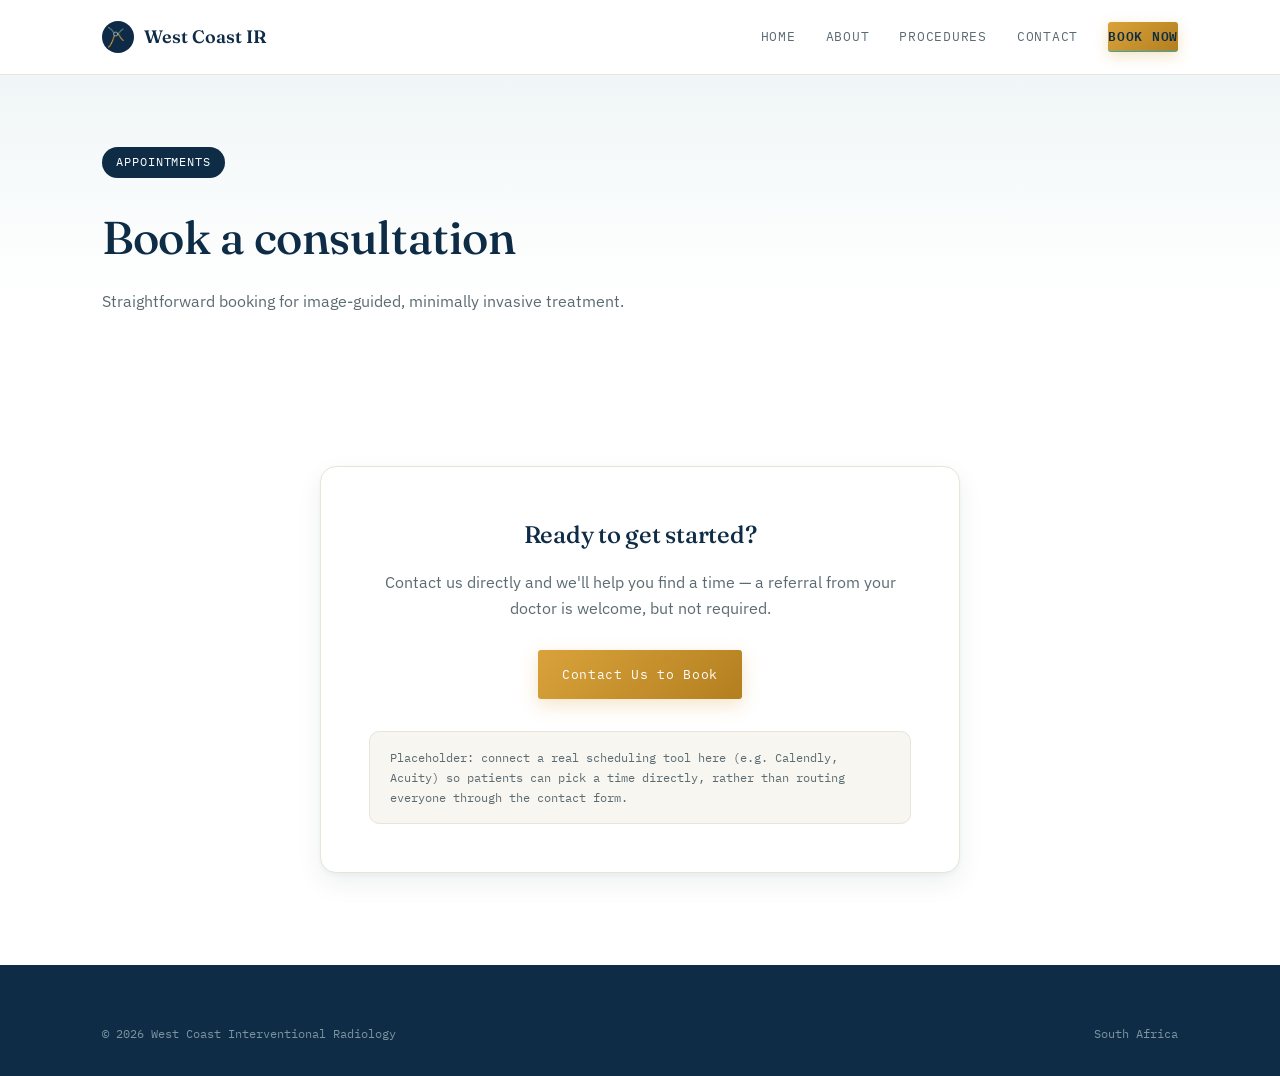
<file: appointments.html>
<!DOCTYPE html>
<html lang="en">
<head>
<meta charset="UTF-8">
<meta name="viewport" content="width=device-width, initial-scale=1.0">
<title>Book an Appointment | West Coast IR</title>
<meta name="description" content="Schedule a consultation for image-guided, minimally invasive treatment across South Africa.">
<link rel="icon" href="logo-mark.png">
<link rel="preconnect" href="https://fonts.googleapis.com">
<link rel="preconnect" href="https://fonts.gstatic.com" crossorigin>
<link href="https://fonts.googleapis.com/css2?family=Fraunces:opsz,wght@9..144,400;9..144,500;9..144,600&family=IBM+Plex+Sans:wght@400;500;600&family=IBM+Plex+Mono:wght@400;500&display=swap" rel="stylesheet">
<link rel="stylesheet" href="styles.css">
<style>
  .booking-card{ max-width:640px; margin:0 auto; padding:48px; text-align:center; }
  .booking-card h2{ color:var(--navy); }
  .booking-card p{ color:#5C6B72; font-size:16px; margin-bottom:28px; }
  .booking-note{ font-family:'IBM Plex Mono', monospace; font-size:12px; color:#5C6B72; background:var(--paper-2); padding:16px 20px; border-radius:10px; margin-top:32px; text-align:left; border:1px solid var(--line); }
</style>
</head>
<body>

<nav>
  <div class="wrap">
    <a class="nav-brand" href="index.html"><span class="mark"><img src="logo-mark.png" alt="West Coast IR logo"></span> West Coast IR</a>
    <button class="nav-toggle" onclick="document.querySelector('.nav-links').classList.toggle('open')">MENU</button>
    <div class="nav-links">
      <a href="index.html">Home</a>
      <a href="about.html">About</a>
      <a href="procedures.html">Procedures</a>
      <a href="contact.html">Contact</a>
      <a href="appointments.html" class="nav-cta current">Book Now</a>
    </div>
  </div>
</nav>

<header class="page-hero">
  <div class="wrap">
    <span class="badge reveal">Appointments</span>
    <h1 class="reveal">Book a consultation</h1>
    <p class="reveal">Straightforward booking for image-guided, minimally invasive treatment.</p>
  </div>
</header>

<section>
  <div class="wrap">
    <div class="booking-card card reveal">
      <h2 style="font-size:24px; margin-bottom:14px;">Ready to get started?</h2>
      <p>Contact us directly and we'll help you find a time — a referral from your doctor is welcome, but not required.</p>
      <a href="contact.html" class="btn btn-primary">Contact Us to Book</a>
      <div class="booking-note">
        Placeholder: connect a real scheduling tool here (e.g. Calendly, Acuity) so patients can pick a time directly, rather than routing everyone through the contact form.
      </div>
    </div>
  </div>
</section>

<footer>
  <div class="wrap">
    <div class="foot-bottom" style="border-top:none; padding-top:0;">
      <span>© 2026 West Coast Interventional Radiology</span>
      <span>South Africa</span>
    </div>
  </div>
</footer>

<script>
  (function(){
    var els = document.querySelectorAll('.reveal, .reveal-group');
    var io = new IntersectionObserver(function(entries){
      entries.forEach(function(entry){
        if(entry.isIntersecting){ entry.target.classList.add('is-visible'); io.unobserve(entry.target); }
      });
    }, { threshold:0.1, rootMargin:'0px 0px -40px 0px' });
    els.forEach(function(el){ io.observe(el); });
  })();
</script>
</body>
</html>
</file>
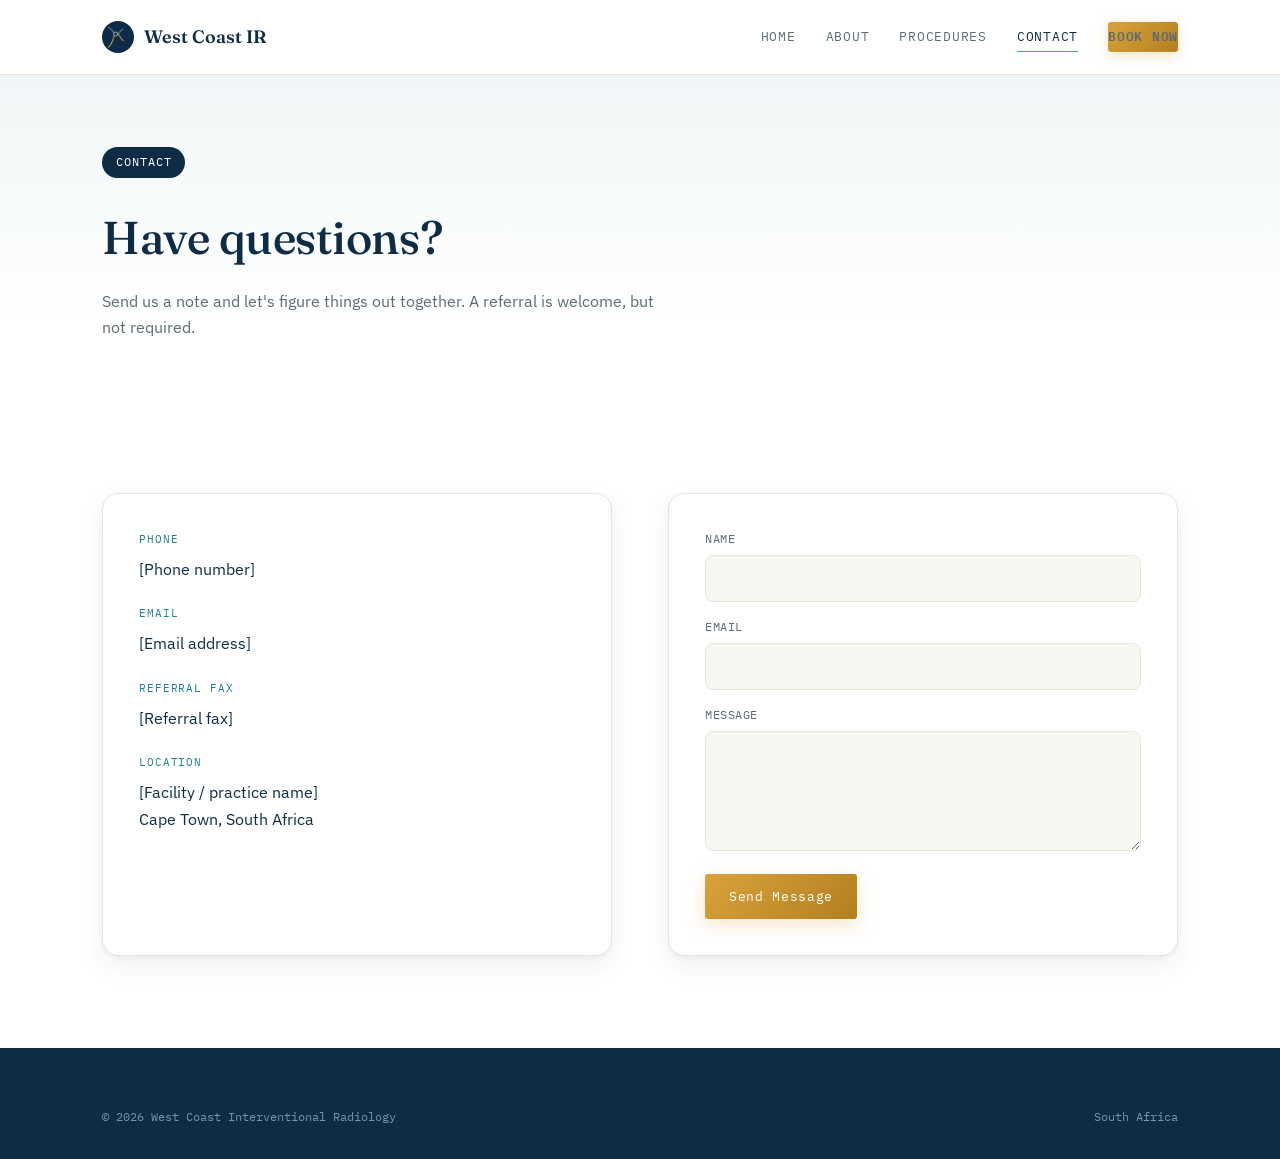
<file: contact.html>
<!DOCTYPE html>
<html lang="en">
<head>
<meta charset="UTF-8">
<meta name="viewport" content="width=device-width, initial-scale=1.0">
<title>Contact Us | West Coast IR</title>
<meta name="description" content="Get in touch to ask whether minimally invasive treatment could help you. A doctor's referral is welcome but not required.">
<link rel="icon" href="logo-mark.png">
<link rel="preconnect" href="https://fonts.googleapis.com">
<link rel="preconnect" href="https://fonts.gstatic.com" crossorigin>
<link href="https://fonts.googleapis.com/css2?family=Fraunces:opsz,wght@9..144,400;9..144,500;9..144,600&family=IBM+Plex+Sans:wght@400;500;600&family=IBM+Plex+Mono:wght@400;500&display=swap" rel="stylesheet">
<link rel="stylesheet" href="styles.css">
<style>
  .contact-grid{ display:grid; grid-template-columns:1fr 1fr; gap:56px; }
  @media (max-width:820px){ .contact-grid{ grid-template-columns:1fr; } }
  .info-card{ padding:36px; }
  .info-card .label{ font-family:'IBM Plex Mono', monospace; font-size:11px; letter-spacing:0.08em; text-transform:uppercase; color:var(--teal-deep); margin-bottom:8px; }
  .info-card .item{ font-size:16px; margin-bottom:22px; color:var(--navy); }
  .info-card .item:last-child{ margin-bottom:0; }
  form{ display:flex; flex-direction:column; gap:16px; }
  form label{ font-family:'IBM Plex Mono', monospace; font-size:11.5px; letter-spacing:0.05em; text-transform:uppercase; color:#5C6B72; margin-bottom:6px; display:block; }
  form input, form textarea{ width:100%; padding:13px 14px; border-radius:8px; border:1px solid var(--line); font-family:'IBM Plex Sans', sans-serif; font-size:15px; background:var(--paper-2); }
  form input:focus, form textarea:focus{ outline:2px solid var(--teal); border-color:transparent; }
  form textarea{ min-height:120px; resize:vertical; }
  form button{ align-self:flex-start; border:none; cursor:pointer; }
</style>
</head>
<body>

<nav>
  <div class="wrap">
    <a class="nav-brand" href="index.html"><span class="mark"><img src="logo-mark.png" alt="West Coast IR logo"></span> West Coast IR</a>
    <button class="nav-toggle" onclick="document.querySelector('.nav-links').classList.toggle('open')">MENU</button>
    <div class="nav-links">
      <a href="index.html">Home</a>
      <a href="about.html">About</a>
      <a href="procedures.html">Procedures</a>
      <a href="contact.html" class="current">Contact</a>
      <a href="appointments.html" class="nav-cta">Book Now</a>
    </div>
  </div>
</nav>

<header class="page-hero">
  <div class="wrap">
    <span class="badge reveal">Contact</span>
    <h1 class="reveal">Have questions?</h1>
    <p class="reveal">Send us a note and let's figure things out together. A referral is welcome, but not required.</p>
  </div>
</header>

<section>
  <div class="wrap contact-grid">
    <div class="info-card card reveal">
      <div class="label">Phone</div>
      <div class="item">[Phone number]</div>
      <div class="label">Email</div>
      <div class="item">[Email address]</div>
      <div class="label">Referral fax</div>
      <div class="item">[Referral fax]</div>
      <div class="label">Location</div>
      <div class="item">[Facility / practice name]<br>Cape Town, South Africa</div>
    </div>
    <form class="card reveal" style="padding:36px;" onsubmit="event.preventDefault(); alert('This form is a design placeholder — connect it to a real form service (e.g. Formspree) before going live.');">
      <div>
        <label for="name">Name</label>
        <input id="name" type="text" required>
      </div>
      <div>
        <label for="email">Email</label>
        <input id="email" type="email" required>
      </div>
      <div>
        <label for="message">Message</label>
        <textarea id="message" required></textarea>
      </div>
      <button type="submit" class="btn btn-primary">Send Message</button>
    </form>
  </div>
</section>

<footer>
  <div class="wrap">
    <div class="foot-bottom" style="border-top:none; padding-top:0;">
      <span>© 2026 West Coast Interventional Radiology</span>
      <span>South Africa</span>
    </div>
  </div>
</footer>

<script>
  (function(){
    var els = document.querySelectorAll('.reveal, .reveal-group');
    var io = new IntersectionObserver(function(entries){
      entries.forEach(function(entry){
        if(entry.isIntersecting){ entry.target.classList.add('is-visible'); io.unobserve(entry.target); }
      });
    }, { threshold:0.1, rootMargin:'0px 0px -40px 0px' });
    els.forEach(function(el){ io.observe(el); });
  })();
</script>
</body>
</html>
</file>
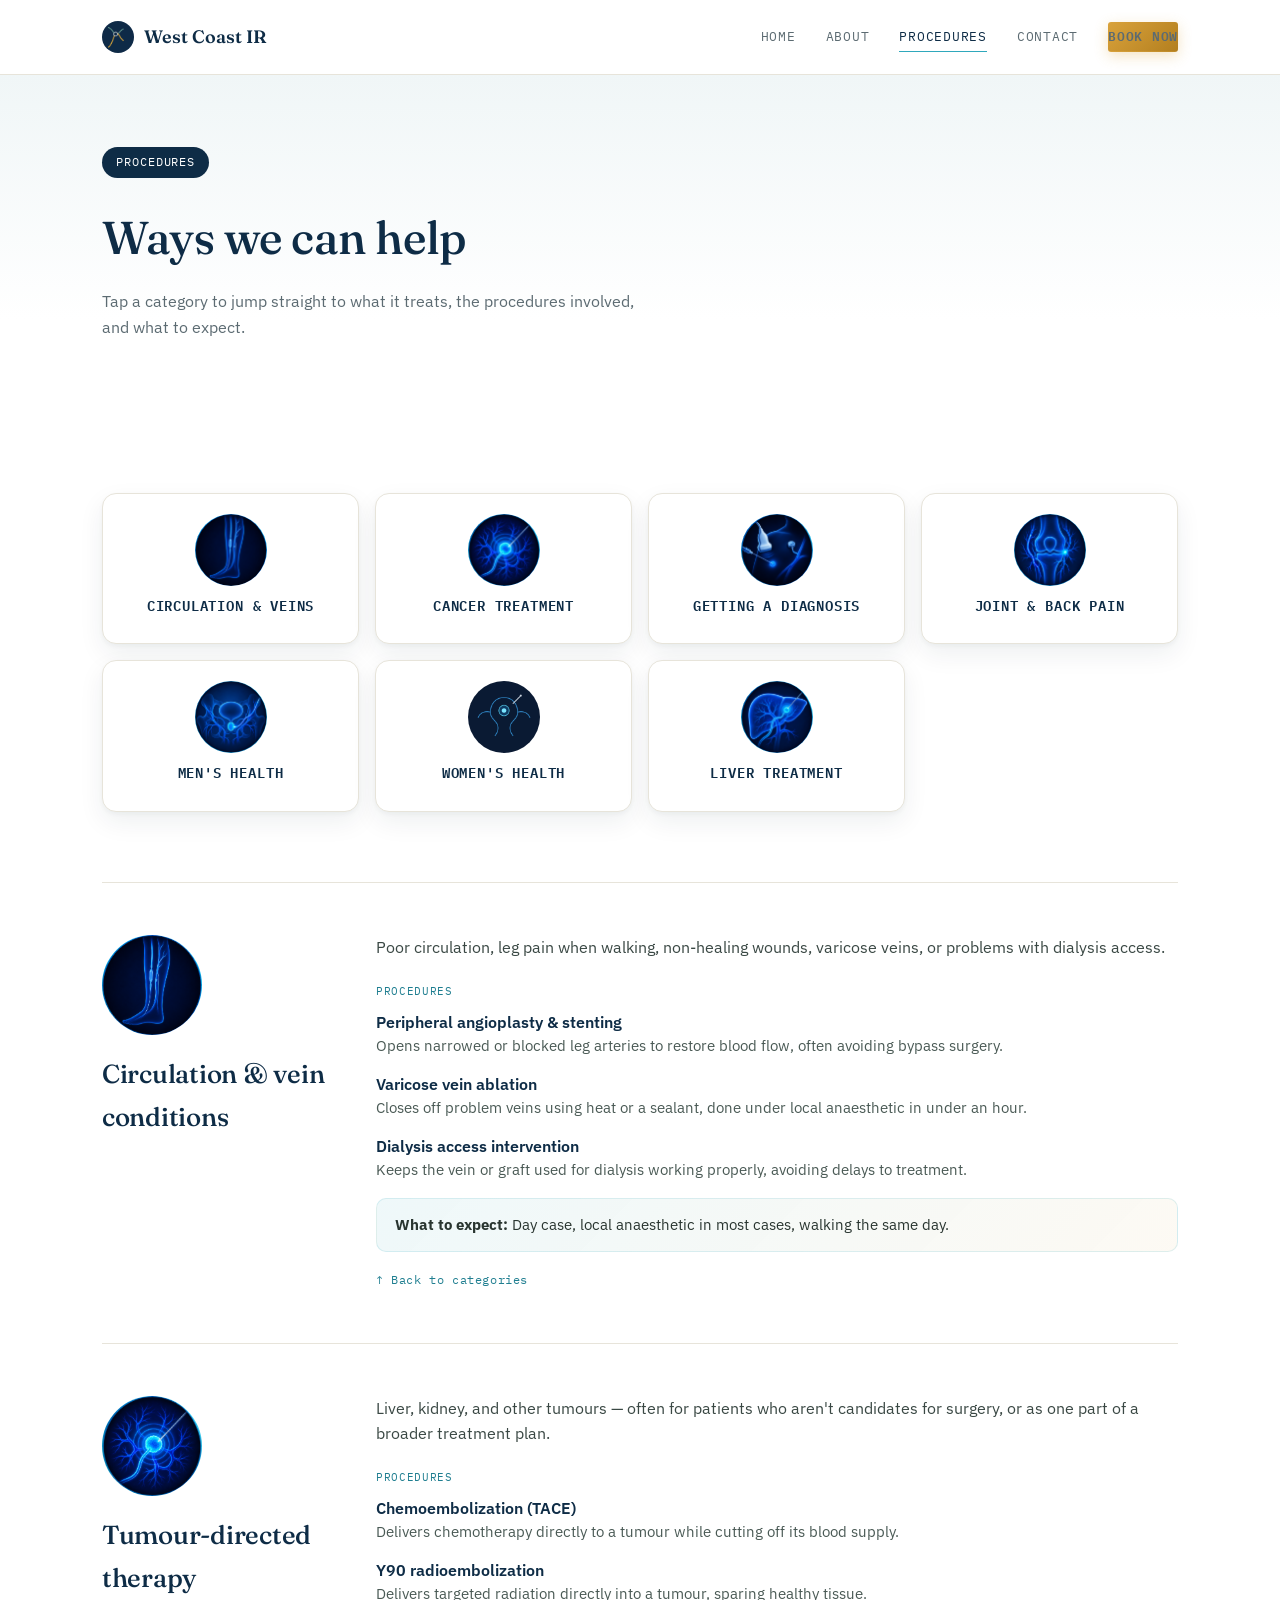
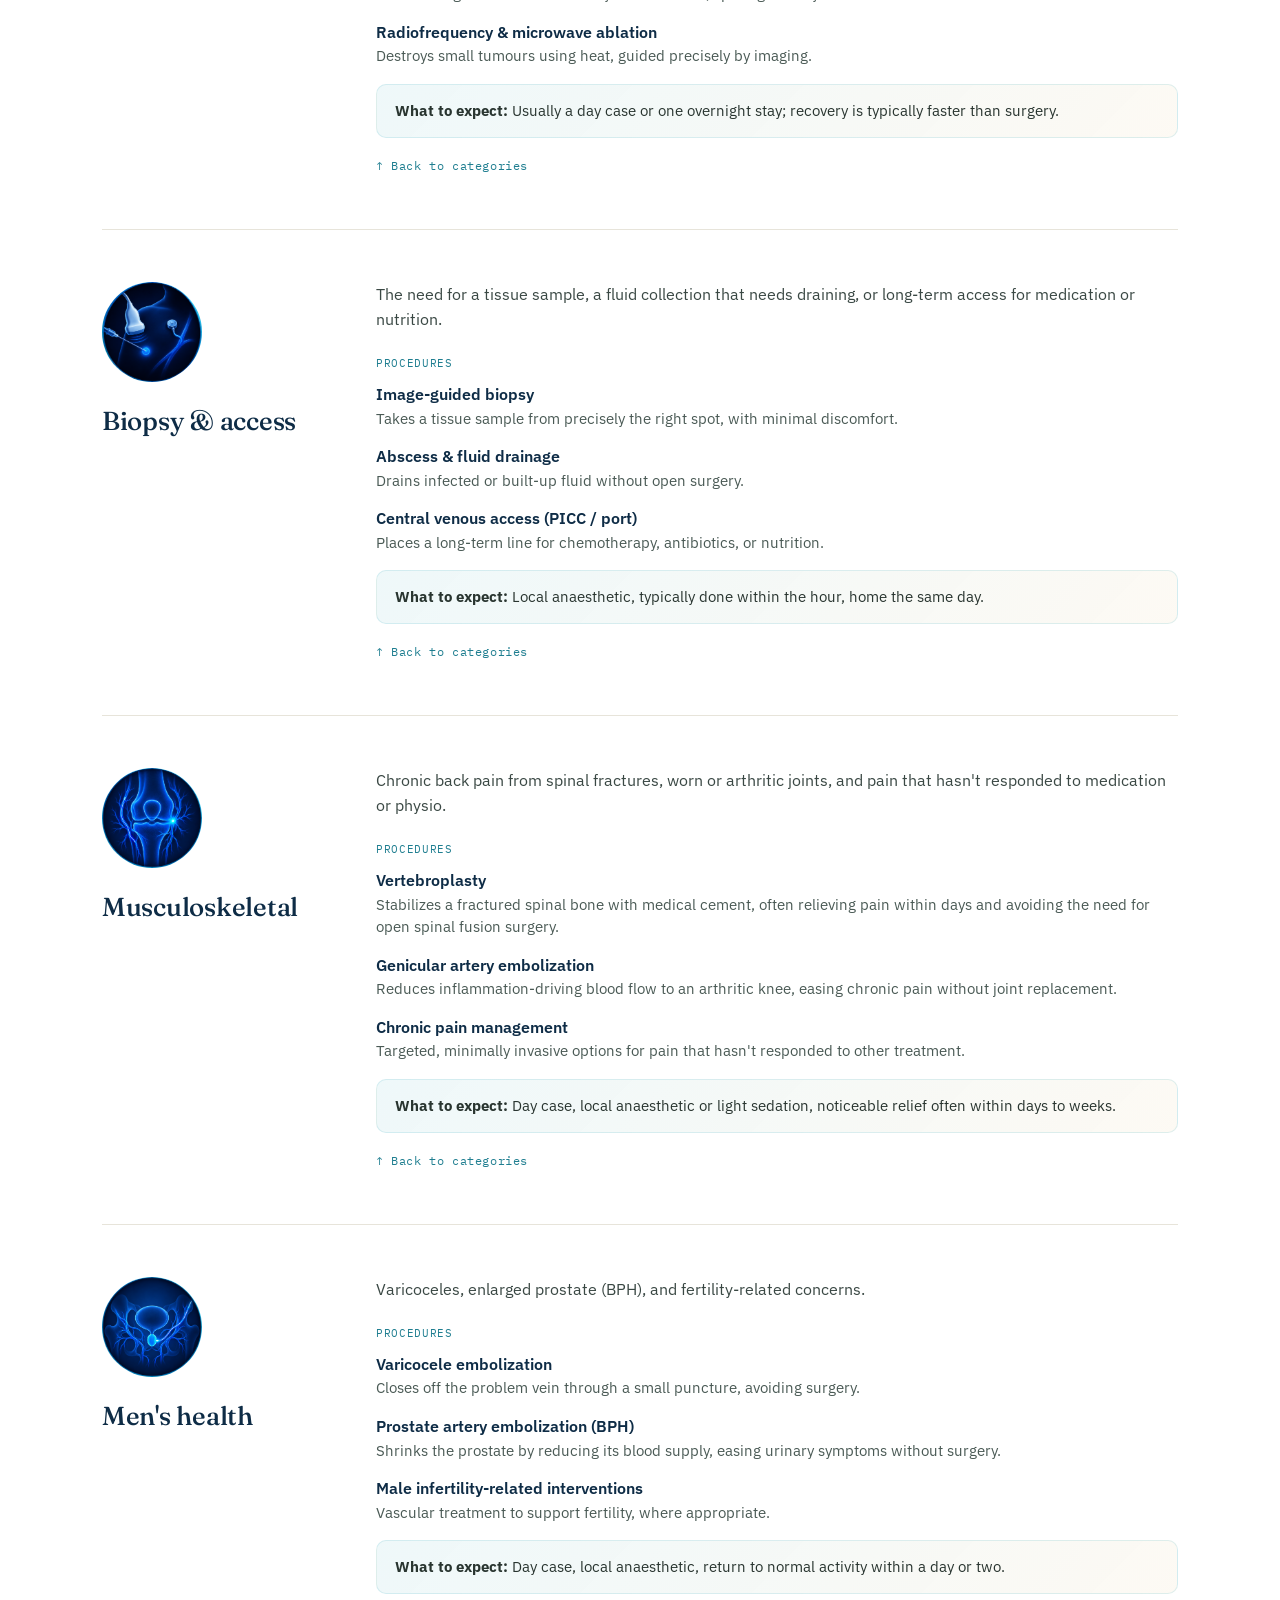
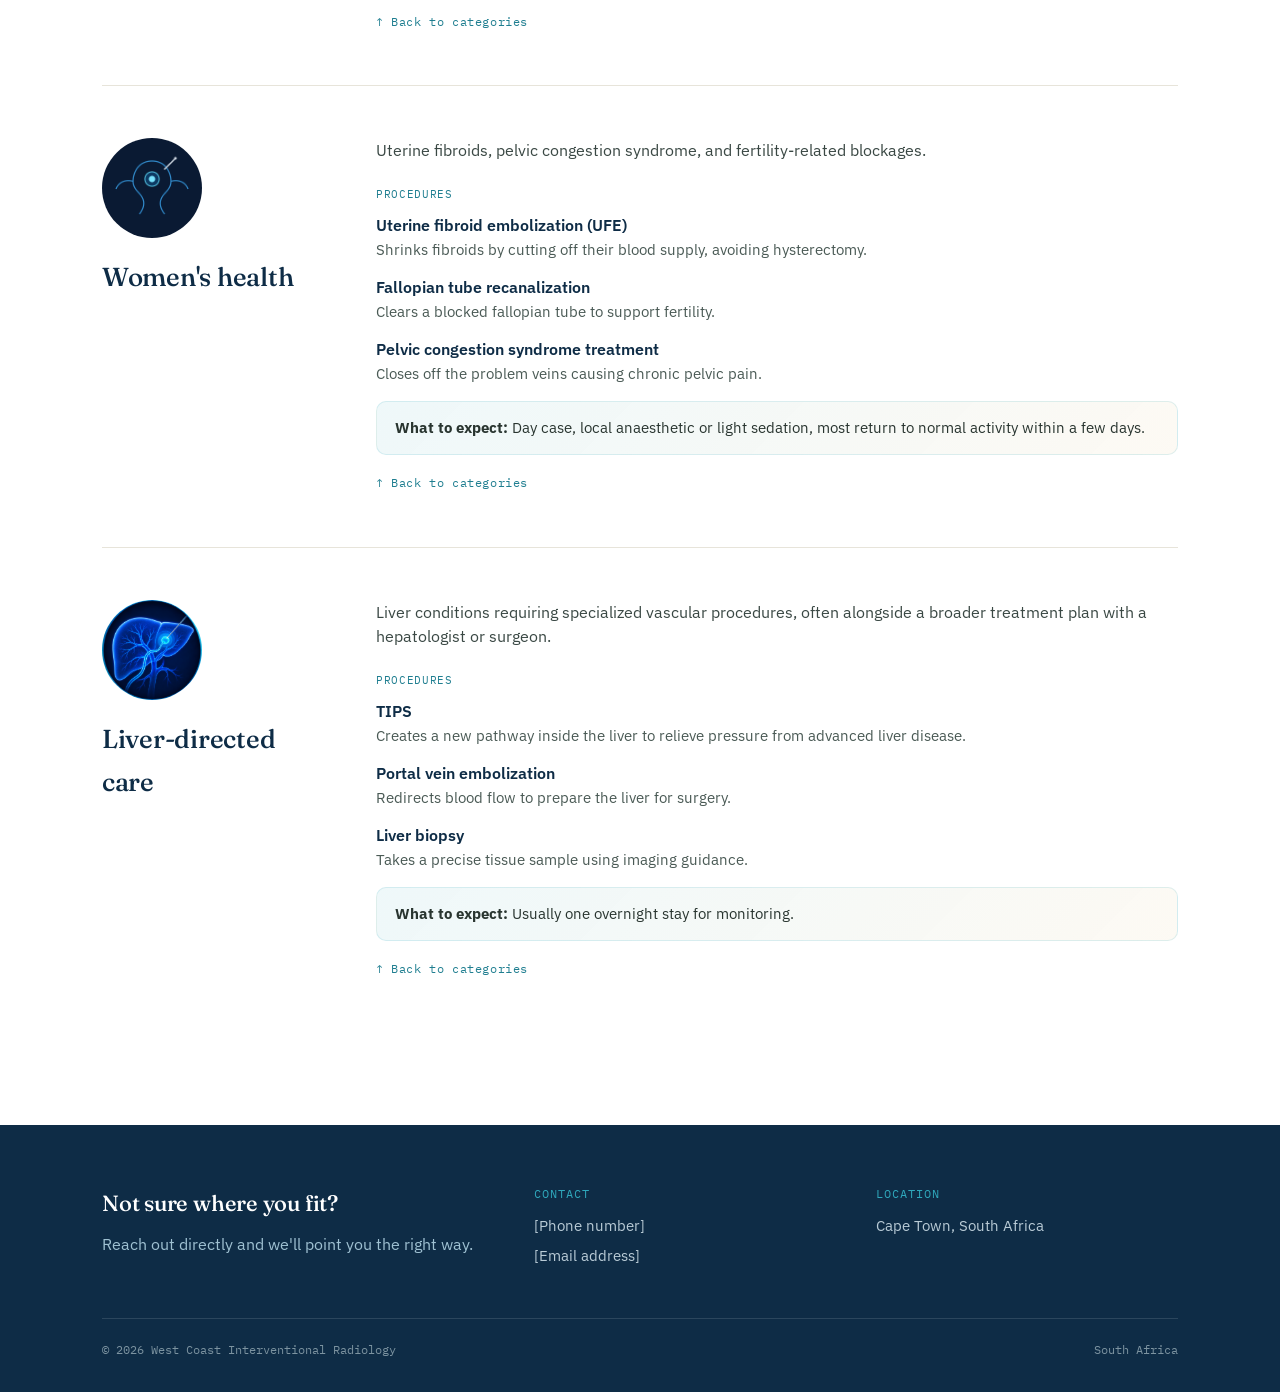
<file: procedures.html>
<!DOCTYPE html>
<html lang="en">
<head>
<meta charset="UTF-8">
<meta name="viewport" content="width=device-width, initial-scale=1.0">
<title>Interventional Radiology Procedures | South Africa</title>
<meta name="description" content="Minimally invasive treatment for fibroids, varicose veins, blocked arteries, cancer, chronic pain, prostate conditions, infertility, and liver disease — no open surgery needed.">
<link rel="icon" href="logo-mark.png">
<link rel="preconnect" href="https://fonts.googleapis.com">
<link rel="preconnect" href="https://fonts.gstatic.com" crossorigin>
<link href="https://fonts.googleapis.com/css2?family=Fraunces:opsz,wght@9..144,400;9..144,500;9..144,600&family=IBM+Plex+Sans:wght@400;500;600&family=IBM+Plex+Mono:wght@400;500&display=swap" rel="stylesheet">
<link rel="stylesheet" href="styles.css">
<style>
  .icon-nav{ display:grid; grid-template-columns:repeat(4,1fr); gap:16px; margin-bottom:70px; }
  @media (max-width:820px){ .icon-nav{ grid-template-columns:repeat(3,1fr); } }
  @media (max-width:560px){ .icon-nav{ grid-template-columns:repeat(2,1fr); } }
  .icon-nav a{ text-decoration:none; color:inherit; display:flex; flex-direction:column; align-items:center; text-align:center; gap:10px; padding:20px 8px; border-radius:14px; transition:transform .15s ease, box-shadow .2s ease; background:#fff; box-shadow:var(--shadow-card); border:1px solid var(--line); }
  .icon-nav a:hover{ transform:translateY(-3px); box-shadow:var(--shadow-lift); }
  .icon-nav .circle{ width:72px; height:72px; }
  .icon-nav .label{ font-size:13.5px; font-weight:600; line-height:1.3; color:var(--navy); }

  .proc-section{ display:grid; grid-template-columns:230px 1fr; gap:44px; padding:52px 0; border-top:1px solid var(--line); scroll-margin-top:24px; }
  @media (max-width:760px){ .proc-section{ grid-template-columns:1fr; gap:20px; } }
  .sec-icon-col{ display:flex; flex-direction:column; align-items:flex-start; gap:14px; }
  .proc-section .code{ font-family:'IBM Plex Mono', monospace; font-size:11px; letter-spacing:0.08em; text-transform:uppercase; color:var(--teal-deep); }
  .proc-section h2{ font-size:26px; margin:4px 0 0; color:var(--navy); }
  .treats{ font-size:15.5px; color:#3A4844; line-height:1.6; margin:0 0 22px; }
  .label{ font-family:'IBM Plex Mono', monospace; font-size:11px; letter-spacing:0.06em; text-transform:uppercase; color:var(--teal-deep); margin:0 0 10px; }
  .item{ margin-bottom:14px; }
  .item .name{ font-weight:600; font-size:15.5px; color:var(--navy); }
  .item .desc{ font-size:14.5px; color:#4A5A55; line-height:1.55; }
  .expect{ font-size:14.5px; color:#293530; background:linear-gradient(135deg, rgba(47,168,188,0.08), rgba(217,162,59,0.06)); padding:14px 18px; border-radius:10px; margin-top:16px; border:1px solid rgba(47,168,188,0.15); }
  .back-top{ display:inline-block; margin-top:18px; font-family:'IBM Plex Mono', monospace; font-size:12px; letter-spacing:0.05em; color:var(--teal-deep); text-decoration:none; }
  .back-top:hover{ text-decoration:underline; }
</style>
</head>
<body class="show-patient">

<nav>
  <div class="wrap">
    <a class="nav-brand" href="index.html"><span class="mark"><img src="logo-mark.png" alt="West Coast IR logo"></span> West Coast IR</a>
    <button class="nav-toggle" onclick="document.querySelector('.nav-links').classList.toggle('open')">MENU</button>
    <div class="nav-links">
      <a href="index.html">Home</a>
      <a href="about.html">About</a>
      <a href="procedures.html" class="current">Procedures</a>
      <a href="contact.html">Contact</a>
      <a href="appointments.html" class="nav-cta">Book Now</a>
    </div>
  </div>
</nav>

<header class="page-hero">
  <div class="wrap">
    <span class="badge reveal">Procedures</span>
    <h1 class="reveal">Ways we can help</h1>
    <p class="reveal">Tap a category to jump straight to what it treats, the procedures involved, and what to expect.</p>
  </div>
</header>

<section>
  <div class="wrap">
    <div class="icon-nav reveal-group" id="top">
      <a href="#vas"><div class="icon-ring circle"><img src="peripheral-venous.png" alt="Peripheral and venous"></div><div class="label aud-patient">Circulation &amp; Veins</div><div class="label aud-clinician">Peripheral &amp; Venous</div></a>
      <a href="#onc"><div class="icon-ring circle"><img src="oncologic.png" alt="Oncologic"></div><div class="label aud-patient">Cancer Treatment</div><div class="label aud-clinician">Oncologic</div></a>
      <a href="#dx"><div class="icon-ring circle"><img src="diagnostic-access.png" alt="Diagnostic and access"></div><div class="label aud-patient">Getting a Diagnosis</div><div class="label aud-clinician">Diagnostic &amp; Access</div></a>
      <a href="#msk"><div class="icon-ring circle"><img src="msk-knee.png" alt="Musculoskeletal"></div><div class="label aud-patient">Joint &amp; Back Pain</div><div class="label aud-clinician">MSK &amp; Pain</div></a>
      <a href="#men"><div class="icon-ring circle"><img src="mens-health.png" alt="Men's health"></div><div class="label">Men's Health</div></a>
      <a href="#wom"><div class="icon-ring circle"><img src="womens-health.png" alt="Women's health"></div><div class="label">Women's Health</div></a>
      <a href="#liv"><div class="icon-ring circle"><img src="liver.png" alt="Liver-directed care"></div><div class="label aud-patient">Liver Treatment</div><div class="label aud-clinician">Liver-Directed Care</div></a>
    </div>

    <div class="proc-section reveal" id="vas">
      <div class="sec-icon-col"><div class="icon-ring large"><img src="peripheral-venous.png" alt="Peripheral and venous"></div><div><div class="code aud-clinician">VAS · Peripheral &amp; Venous</div><h2>Circulation &amp; vein conditions</h2></div></div>
      <div>
        <p class="treats">Poor circulation, leg pain when walking, non-healing wounds, varicose veins, or problems with dialysis access.</p>
        <div class="label">Procedures</div>
        <div class="item"><div class="name">Peripheral angioplasty &amp; stenting</div><div class="desc">Opens narrowed or blocked leg arteries to restore blood flow, often avoiding bypass surgery.</div></div>
        <div class="item"><div class="name">Varicose vein ablation</div><div class="desc">Closes off problem veins using heat or a sealant, done under local anaesthetic in under an hour.</div></div>
        <div class="item"><div class="name">Dialysis access intervention</div><div class="desc">Keeps the vein or graft used for dialysis working properly, avoiding delays to treatment.</div></div>
        <div class="expect"><strong>What to expect:</strong> Day case, local anaesthetic in most cases, walking the same day.</div>
        <a class="back-top" href="#top">↑ Back to categories</a>
      </div>
    </div>

    <div class="proc-section reveal" id="onc">
      <div class="sec-icon-col"><div class="icon-ring large"><img src="oncologic.png" alt="Oncologic"></div><div><div class="code aud-clinician">ONC · Oncologic</div><h2>Tumour-directed therapy</h2></div></div>
      <div>
        <p class="treats">Liver, kidney, and other tumours — often for patients who aren't candidates for surgery, or as one part of a broader treatment plan.</p>
        <div class="label">Procedures</div>
        <div class="item"><div class="name">Chemoembolization (TACE)</div><div class="desc">Delivers chemotherapy directly to a tumour while cutting off its blood supply.</div></div>
        <div class="item"><div class="name">Y90 radioembolization</div><div class="desc">Delivers targeted radiation directly into a tumour, sparing healthy tissue.</div></div>
        <div class="item"><div class="name">Radiofrequency &amp; microwave ablation</div><div class="desc">Destroys small tumours using heat, guided precisely by imaging.</div></div>
        <div class="expect"><strong>What to expect:</strong> Usually a day case or one overnight stay; recovery is typically faster than surgery.</div>
        <a class="back-top" href="#top">↑ Back to categories</a>
      </div>
    </div>

    <div class="proc-section reveal" id="dx">
      <div class="sec-icon-col"><div class="icon-ring large"><img src="diagnostic-access.png" alt="Diagnostic and access"></div><div><div class="code aud-clinician">DX · Diagnostic &amp; Access</div><h2>Biopsy &amp; access</h2></div></div>
      <div>
        <p class="treats">The need for a tissue sample, a fluid collection that needs draining, or long-term access for medication or nutrition.</p>
        <div class="label">Procedures</div>
        <div class="item"><div class="name">Image-guided biopsy</div><div class="desc">Takes a tissue sample from precisely the right spot, with minimal discomfort.</div></div>
        <div class="item"><div class="name">Abscess &amp; fluid drainage</div><div class="desc">Drains infected or built-up fluid without open surgery.</div></div>
        <div class="item"><div class="name">Central venous access (PICC / port)</div><div class="desc">Places a long-term line for chemotherapy, antibiotics, or nutrition.</div></div>
        <div class="expect"><strong>What to expect:</strong> Local anaesthetic, typically done within the hour, home the same day.</div>
        <a class="back-top" href="#top">↑ Back to categories</a>
      </div>
    </div>

    <div class="proc-section reveal" id="msk">
      <div class="sec-icon-col"><div class="icon-ring large"><img src="msk-knee.png" alt="Musculoskeletal"></div><div><div class="code aud-clinician">MSK · Pain &amp; Skeletal</div><h2>Musculoskeletal</h2></div></div>
      <div>
        <p class="treats">Chronic back pain from spinal fractures, worn or arthritic joints, and pain that hasn't responded to medication or physio.</p>
        <div class="label">Procedures</div>
        <div class="item"><div class="name">Vertebroplasty</div><div class="desc">Stabilizes a fractured spinal bone with medical cement, often relieving pain within days and avoiding the need for open spinal fusion surgery.</div></div>
        <div class="item"><div class="name">Genicular artery embolization</div><div class="desc">Reduces inflammation-driving blood flow to an arthritic knee, easing chronic pain without joint replacement.</div></div>
        <div class="item"><div class="name">Chronic pain management</div><div class="desc">Targeted, minimally invasive options for pain that hasn't responded to other treatment.</div></div>
        <div class="expect"><strong>What to expect:</strong> Day case, local anaesthetic or light sedation, noticeable relief often within days to weeks.</div>
        <a class="back-top" href="#top">↑ Back to categories</a>
      </div>
    </div>

    <div class="proc-section reveal" id="men">
      <div class="sec-icon-col"><div class="icon-ring large"><img src="mens-health.png" alt="Men's health"></div><div><div class="code aud-clinician">MEN · Men's Health</div><h2>Men's health</h2></div></div>
      <div>
        <p class="treats">Varicoceles, enlarged prostate (BPH), and fertility-related concerns.</p>
        <div class="label">Procedures</div>
        <div class="item"><div class="name">Varicocele embolization</div><div class="desc">Closes off the problem vein through a small puncture, avoiding surgery.</div></div>
        <div class="item"><div class="name">Prostate artery embolization (BPH)</div><div class="desc">Shrinks the prostate by reducing its blood supply, easing urinary symptoms without surgery.</div></div>
        <div class="item"><div class="name">Male infertility-related interventions</div><div class="desc">Vascular treatment to support fertility, where appropriate.</div></div>
        <div class="expect"><strong>What to expect:</strong> Day case, local anaesthetic, return to normal activity within a day or two.</div>
        <a class="back-top" href="#top">↑ Back to categories</a>
      </div>
    </div>

    <div class="proc-section reveal" id="wom">
      <div class="sec-icon-col"><div class="icon-ring large"><img src="womens-health.png" alt="Women's health"></div><div><div class="code aud-clinician">WOM · Women's Health</div><h2>Women's health</h2></div></div>
      <div>
        <p class="treats">Uterine fibroids, pelvic congestion syndrome, and fertility-related blockages.</p>
        <div class="label">Procedures</div>
        <div class="item"><div class="name">Uterine fibroid embolization (UFE)</div><div class="desc">Shrinks fibroids by cutting off their blood supply, avoiding hysterectomy.</div></div>
        <div class="item"><div class="name">Fallopian tube recanalization</div><div class="desc">Clears a blocked fallopian tube to support fertility.</div></div>
        <div class="item"><div class="name">Pelvic congestion syndrome treatment</div><div class="desc">Closes off the problem veins causing chronic pelvic pain.</div></div>
        <div class="expect"><strong>What to expect:</strong> Day case, local anaesthetic or light sedation, most return to normal activity within a few days.</div>
        <a class="back-top" href="#top">↑ Back to categories</a>
      </div>
    </div>

    <div class="proc-section reveal" id="liv">
      <div class="sec-icon-col"><div class="icon-ring large"><img src="liver.png" alt="Liver-directed care"></div><div><div class="code aud-clinician">LIV · Liver</div><h2>Liver-directed care</h2></div></div>
      <div>
        <p class="treats">Liver conditions requiring specialized vascular procedures, often alongside a broader treatment plan with a hepatologist or surgeon.</p>
        <div class="label">Procedures</div>
        <div class="item"><div class="name">TIPS</div><div class="desc">Creates a new pathway inside the liver to relieve pressure from advanced liver disease.</div></div>
        <div class="item"><div class="name">Portal vein embolization</div><div class="desc">Redirects blood flow to prepare the liver for surgery.</div></div>
        <div class="item"><div class="name">Liver biopsy</div><div class="desc">Takes a precise tissue sample using imaging guidance.</div></div>
        <div class="expect"><strong>What to expect:</strong> Usually one overnight stay for monitoring.</div>
        <a class="back-top" href="#top">↑ Back to categories</a>
      </div>
    </div>
  </div>
</section>

<footer>
  <div class="wrap">
    <div class="foot-grid">
      <div>
        <h3>Not sure where you fit?</h3>
        <p style="color:#9FC1D2;">Reach out directly and we'll point you the right way.</p>
      </div>
      <div class="foot-col">
        <div class="label">Contact</div>
        <div class="item">[Phone number]</div>
        <div class="item">[Email address]</div>
      </div>
      <div class="foot-col">
        <div class="label">Location</div>
        <div class="item">Cape Town, South Africa</div>
      </div>
    </div>
    <div class="foot-bottom">
      <span>© 2026 West Coast Interventional Radiology</span>
      <span>South Africa</span>
    </div>
  </div>
</footer>

<script>
  (function(){
    var els = document.querySelectorAll('.reveal, .reveal-group');
    var io = new IntersectionObserver(function(entries){
      entries.forEach(function(entry){
        if(entry.isIntersecting){ entry.target.classList.add('is-visible'); io.unobserve(entry.target); }
      });
    }, { threshold:0.1, rootMargin:'0px 0px -40px 0px' });
    els.forEach(function(el){ io.observe(el); });
  })();
</script>
</body>
</html>
</file>
<file: styles.css>
:root{
  --ink:#1B2226;
  --paper:#FFFFFF;
  --paper-2:#F7F6F1;
  --navy:#0E2C46;
  --navy-light:#2E5C82;
  --teal:#2FA8BC;
  --teal-deep:#1F7E90;
  --gold:#D9A23B;
  --gold-deep:#B37F1F;
  --line:#E7E4DA;
  --shadow-card:0 2px 4px rgba(20,40,60,0.04), 0 10px 26px rgba(20,40,60,0.07);
  --shadow-lift:0 8px 20px rgba(20,40,60,0.12);
  --max:1140px;
}
*{box-sizing:border-box; margin:0; padding:0;}
html{scroll-behavior:smooth;}
body{
  background:var(--paper);
  color:var(--ink);
  font-family:'IBM Plex Sans', sans-serif;
  font-size:16px;
  line-height:1.65;
  -webkit-font-smoothing:antialiased;
}
a{color:inherit;}
img{max-width:100%; display:block;}
.wrap{max-width:var(--max); margin:0 auto; padding:0 32px;}
.eyebrow{ font-family:'IBM Plex Mono', monospace; font-size:12px; letter-spacing:0.14em; text-transform:uppercase; display:flex; align-items:center; gap:10px; color:var(--teal-deep); }
.eyebrow::before{ content:""; width:22px; height:1px; background:currentColor; display:inline-block; }
h1,h2,h3,h4{ font-family:'Fraunces', serif; font-weight:500; letter-spacing:-0.01em; }
:focus-visible{ outline:2px solid var(--gold); outline-offset:3px; }
@media (prefers-reduced-motion: reduce){ *{animation:none !important; transition:none !important;} }

.reveal{ opacity:0; transform:translateY(24px); transition:opacity 0.7s cubic-bezier(.16,1,.3,1), transform 0.7s cubic-bezier(.16,1,.3,1); }
.reveal.is-visible{ opacity:1; transform:translateY(0); }
.reveal-group > *{ opacity:0; transform:translateY(24px); transition:opacity 0.7s cubic-bezier(.16,1,.3,1), transform 0.7s cubic-bezier(.16,1,.3,1); }
.reveal-group.is-visible > *{ opacity:1; transform:translateY(0); }
.reveal-group.is-visible > *:nth-child(1){transition-delay:0s;} .reveal-group.is-visible > *:nth-child(2){transition-delay:.08s;}
.reveal-group.is-visible > *:nth-child(3){transition-delay:.16s;} .reveal-group.is-visible > *:nth-child(4){transition-delay:.24s;}
.reveal-group.is-visible > *:nth-child(5){transition-delay:.32s;} .reveal-group.is-visible > *:nth-child(6){transition-delay:.4s;}
.reveal-group.is-visible > *:nth-child(7){transition-delay:.48s;}

/* NAV */
nav{ position:sticky; top:0; z-index:50; background:rgba(255,255,255,0.92); backdrop-filter:blur(10px); border-bottom:1px solid var(--line); }
nav .wrap{ display:flex; align-items:center; justify-content:space-between; height:74px; }
.nav-brand{ font-family:'Fraunces', serif; font-weight:600; color:var(--navy); font-size:18px; text-decoration:none; display:flex; align-items:center; gap:10px; }
.nav-brand .mark{ width:32px; height:32px; border-radius:50%; overflow:hidden; }
.nav-brand .mark img{ width:100%; height:100%; object-fit:cover; }
.nav-links{ display:flex; align-items:center; gap:30px; font-family:'IBM Plex Mono', monospace; font-size:12.5px; letter-spacing:0.06em; text-transform:uppercase; }
.nav-links a{ color:#5C6B72; text-decoration:none; padding:4px 0; border-bottom:1px solid transparent; transition:color .2s, border-color .2s; }
.nav-links a:hover, .nav-links a.current{ color:var(--navy); border-color:var(--teal); }
.nav-cta{ background:linear-gradient(135deg, var(--gold) 0%, var(--gold-deep) 100%); color:#fff; padding:10px 18px; border-radius:3px; font-weight:600; box-shadow:0 4px 14px rgba(217,162,59,0.3); }
.nav-cta:hover{ filter:brightness(1.06); border-color:transparent !important; }
.nav-toggle{ display:none; background:none; border:1px solid var(--line); color:var(--navy); padding:8px 12px; border-radius:4px; font-family:'IBM Plex Mono',monospace; font-size:12px; cursor:pointer; }
@media (max-width:860px){
  .nav-links{ position:absolute; top:74px; left:0; right:0; background:#fff; flex-direction:column; align-items:flex-start; gap:0; border-bottom:1px solid var(--line); display:none; }
  .nav-links.open{ display:flex; }
  .nav-links a{ width:100%; padding:16px 32px; border-bottom:1px solid var(--line); }
  .nav-toggle{ display:block; }
}

/* AUDIENCE BAR */
body:not(.show-clinician) .aud-clinician{ display:none; }
body:not(.show-patient) .aud-patient{ display:none; }
.audience-bar{ background:var(--paper-2); border-bottom:1px solid var(--line); padding:12px 0; transition:background .3s ease, border-color .3s ease; }
body.show-clinician .audience-bar{ background:var(--navy); border-bottom-color:var(--navy-light); }
.audience-bar .wrap{ display:flex; align-items:center; gap:14px; justify-content:center; }
.audience-bar .label{ font-family:'IBM Plex Mono', monospace; font-size:11.5px; color:#5C6B72; letter-spacing:0.05em; transition:color .3s ease; }
body.show-clinician .audience-bar .label{ color:#9FC1D2; }
.audience-toggle{ display:inline-flex; background:#fff; border:1px solid var(--line); border-radius:999px; padding:3px; box-shadow:0 1px 3px rgba(20,40,60,0.06); }
body.show-clinician .audience-toggle{ background:rgba(255,255,255,0.08); border-color:var(--navy-light); }
.audience-toggle button{ font-family:'IBM Plex Sans', sans-serif; font-weight:600; font-size:12.5px; letter-spacing:0.01em; padding:8px 18px; border:none; border-radius:999px; background:transparent; color:#8A98A0; cursor:pointer; transition:background .2s, color .2s; }
body.show-clinician .audience-toggle button{ color:#7C93A0; }
.audience-toggle button.active{ background:linear-gradient(135deg, var(--teal), var(--teal-deep)); color:#fff; box-shadow:0 2px 8px rgba(31,126,144,0.35); }
body.show-clinician .audience-toggle button.active{ background:linear-gradient(135deg, var(--gold), var(--gold-deep)); box-shadow:0 2px 8px rgba(184,129,31,0.4); }

/* PAGE HERO (inner pages) */
.page-hero{ background:linear-gradient(180deg, #F0F6F7 0%, var(--paper) 75%); padding:72px 0 60px; }
.page-hero .badge{ display:inline-block; background:var(--navy); color:#fff; font-family:'IBM Plex Mono', monospace; font-size:11.5px; letter-spacing:0.08em; text-transform:uppercase; padding:6px 14px; border-radius:999px; margin-bottom:18px; }
.page-hero h1{ font-size:clamp(30px,4.4vw,46px); margin:4px 0 12px; max-width:700px; color:var(--navy); }
.page-hero p{ font-size:16px; color:#5C6B72; max-width:560px; }

.btn{ display:inline-block; font-family:'IBM Plex Mono', monospace; font-size:13px; letter-spacing:0.05em; text-decoration:none; padding:14px 24px; border-radius:3px; transition:transform .15s ease, filter .2s ease; }
.btn:hover{ transform:translateY(-1px); }
.btn-primary{ background:linear-gradient(135deg, var(--gold) 0%, var(--gold-deep) 100%); color:#fff; box-shadow:0 6px 18px rgba(217,162,59,0.28); }
.btn-primary:hover{ filter:brightness(1.06); }
.btn-ghost{ border:1px solid var(--navy); color:var(--navy); }
.btn-ghost:hover{ background:rgba(46,92,130,0.06); }

section{ padding:92px 0; }
.section-head{ max-width:620px; margin-bottom:48px; }
.section-head h2{ font-size:clamp(28px,3.6vw,38px); margin-top:16px; color:var(--navy); }
.section-head p{ color:#5C6B72; margin-top:14px; font-size:16px; }

.card{ background:#fff; border-radius:16px; box-shadow:var(--shadow-card); border:1px solid var(--line); transition:box-shadow .25s ease, transform .25s ease; }
.card:hover{ box-shadow:var(--shadow-lift); transform:translateY(-3px); }

.icon-ring{ width:60px; height:60px; border-radius:50%; overflow:hidden; }
.icon-ring img{ width:100%; height:100%; object-fit:cover; transform:scale(1.08); }
.icon-ring.large{ width:100px; height:100px; }

footer{ background:var(--navy); color:#B9CBD6; padding:60px 0 32px; }
.foot-grid{ display:grid; grid-template-columns:1.3fr 1fr 1fr; gap:40px; margin-bottom:44px; }
@media (max-width:720px){ .foot-grid{ grid-template-columns:1fr; gap:28px; } }
footer h3{ color:#fff; font-size:22px; margin-bottom:10px; }
.foot-col .label{ font-family:'IBM Plex Mono', monospace; font-size:11.5px; letter-spacing:0.08em; text-transform:uppercase; color:var(--teal); margin-bottom:10px; }
.foot-col div.item{ font-size:14.5px; margin-bottom:6px; }
.foot-bottom{ border-top:1px solid rgba(255,255,255,0.12); padding-top:22px; font-family:'IBM Plex Mono', monospace; font-size:11.5px; color:#7C93A0; display:flex; justify-content:space-between; flex-wrap:wrap; gap:8px; }
</file>
